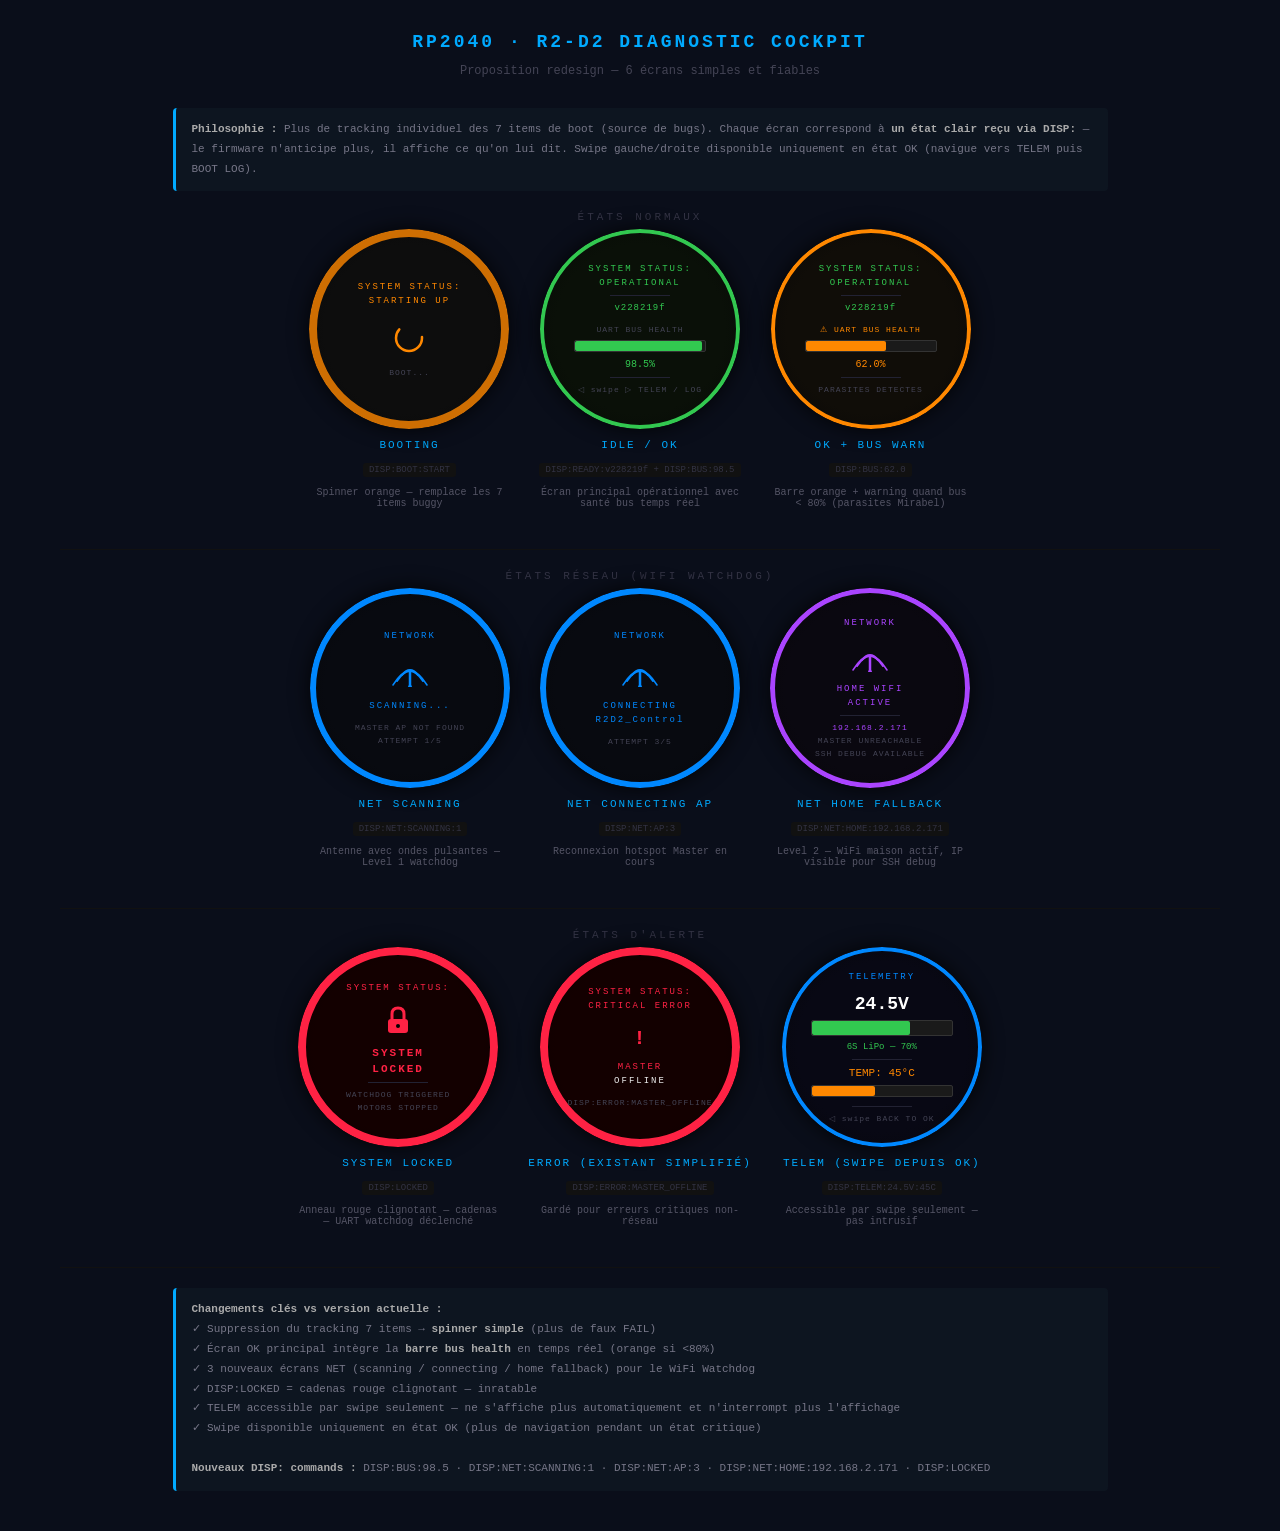
<file: docs/rp2040-mockup.html>
<!DOCTYPE html>
<html lang="fr">
<head>
<meta charset="UTF-8">
<title>RP2040 Screens — R2-D2 Mockup</title>
<style>
  body { background: #0a0e1a; color: #ccc; font-family: 'Courier New', monospace; margin: 0; padding: 20px; }
  h1 { color: #00aaff; text-align: center; letter-spacing: 3px; font-size: 18px; margin-bottom: 4px; }
  .subtitle { text-align: center; color: #445; font-size: 12px; margin-bottom: 30px; }
  .row { display: flex; flex-wrap: wrap; gap: 30px; justify-content: center; margin-bottom: 40px; }
  .screen-wrap { display: flex; flex-direction: column; align-items: center; gap: 10px; }
  .screen-label { color: #00aaff; font-size: 11px; letter-spacing: 2px; text-transform: uppercase; }
  .screen-sub { color: #556; font-size: 10px; text-align: center; max-width: 200px; }
  .screen-cmd { color: #334; font-size: 9px; font-family: monospace; background: #111; padding: 2px 6px; border-radius: 3px; margin-top: 2px; }

  /* Round 240x240 screen simulation */
  .lcd {
    width: 200px; height: 200px;
    border-radius: 50%;
    background: #000;
    position: relative;
    overflow: hidden;
    display: flex; align-items: center; justify-content: center;
    box-shadow: 0 0 20px rgba(0,0,0,0.8), inset 0 0 4px rgba(255,255,255,0.05);
  }
  .ring {
    position: absolute; inset: 0; border-radius: 50%;
    border-style: solid;
    pointer-events: none;
  }

  /* Screen content */
  .content { display: flex; flex-direction: column; align-items: center; justify-content: center; width: 100%; height: 100%; gap: 4px; z-index: 1; }
  .title-sm  { font-size: 9px; letter-spacing: 2px; }
  .title-md  { font-size: 11px; letter-spacing: 2px; font-weight: bold; }
  .title-lg  { font-size: 20px; letter-spacing: 1px; font-weight: bold; }
  .title-xl  { font-size: 28px; font-weight: bold; }
  .dim { color: #445; font-size: 8px; letter-spacing: 1px; }
  .bar-wrap { width: 130px; height: 10px; background: #1a1a1a; border-radius: 2px; border: 1px solid #333; overflow: hidden; margin: 2px 0; }
  .bar-fill { height: 100%; border-radius: 2px; }
  .icon { font-size: 24px; }
  .sep { width: 60px; height: 1px; background: #223; margin: 3px 0; }

  /* Flash animation */
  @keyframes flash { 0%,100%{opacity:1} 50%{opacity:0.2} }
  @keyframes pulse { 0%,100%{transform:scale(1)} 50%{transform:scale(1.05)} }
  @keyframes spin { from{transform:rotate(0deg)} to{transform:rotate(360deg)} }
  @keyframes blink { 0%,100%{opacity:1} 40%,60%{opacity:0} }

  .flash { animation: flash 0.8s ease-in-out infinite; }
  .pulse-ring { animation: pulse 2s ease-in-out infinite; }

  /* Antenna icon */
  .antenna { position: relative; width: 30px; height: 30px; }
  .antenna-base { width: 2px; height: 14px; background: currentColor; margin: 0 auto; }
  .antenna-waves span {
    position: absolute; border-radius: 50%;
    border: 1.5px solid currentColor;
    animation: blink 1.2s ease-in-out infinite;
  }
  .antenna-waves span:nth-child(1) { width: 10px; height: 6px; top: 2px; left: 10px; animation-delay: 0s; }
  .antenna-waves span:nth-child(2) { width: 18px; height: 10px; top: 0px; left: 6px; animation-delay: 0.2s; }
  .antenna-waves span:nth-child(3) { width: 26px; height: 14px; top: -2px; left: 2px; animation-delay: 0.4s; }

  /* Lock icon */
  .lock { width: 22px; height: 20px; position: relative; }
  .lock-body { width: 22px; height: 14px; background: currentColor; border-radius: 3px; position: absolute; bottom: 0; }
  .lock-arch { width: 14px; height: 10px; border: 3px solid currentColor; border-bottom: none; border-radius: 7px 7px 0 0; position: absolute; top: 0; left: 4px; }

  .change-btn {
    background: #00aaff22; border: 1px solid #00aaff44; color: #00aaff;
    padding: 6px 16px; border-radius: 4px; cursor: pointer; font-size: 10px;
    letter-spacing: 2px; margin-top: 6px; font-family: monospace;
  }
  .change-btn:hover { background: #00aaff33; }

  .section-title { color: #334; text-align: center; font-size: 11px; letter-spacing: 3px; text-transform: uppercase; margin: 10px 0 6px; }
  hr { border: none; border-top: 1px solid #111; margin: 20px 40px; }
  .note { background: #0d1520; border-left: 3px solid #00aaff; padding: 12px 16px; border-radius: 4px; font-size: 11px; color: #778; max-width: 900px; margin: 0 auto 20px; line-height: 1.8; }
  .note strong { color: #aaa; }
</style>
</head>
<body>

<h1>RP2040 · R2-D2 DIAGNOSTIC COCKPIT</h1>
<p class="subtitle">Proposition redesign — 6 écrans simples et fiables</p>

<div class="note">
  <strong>Philosophie :</strong> Plus de tracking individuel des 7 items de boot (source de bugs).
  Chaque écran correspond à <strong>un état clair reçu via DISP:</strong> — le firmware n'anticipe plus, il affiche ce qu'on lui dit.
  Swipe gauche/droite disponible uniquement en état OK (navigue vers TELEM puis BOOT LOG).
</div>

<!-- ROW 1: Normal states -->
<p class="section-title">États normaux</p>
<div class="row">

  <!-- BOOTING -->
  <div class="screen-wrap">
    <div class="lcd" style="background:radial-gradient(circle, #0d0d0d 60%, #050505)">
      <div class="ring" style="border: 8px solid #ff8800; opacity:0.8;"></div>
      <div class="content">
        <div class="title-sm" style="color:#ff8800">SYSTEM STATUS:</div>
        <div class="title-sm" style="color:#ff8800">STARTING UP</div>
        <div style="height:8px"></div>
        <svg width="32" height="32" viewBox="0 0 32 32" style="animation:spin 2s linear infinite; color:#ff8800">
          <circle cx="16" cy="16" r="13" fill="none" stroke="#ff8800" stroke-width="2.5" stroke-dasharray="50 30" stroke-linecap="round"/>
        </svg>
        <div style="height:6px"></div>
        <div class="dim">BOOT...</div>
      </div>
    </div>
    <div class="screen-label">BOOTING</div>
    <div class="screen-cmd">DISP:BOOT:START</div>
    <div class="screen-sub">Spinner orange — remplace les 7 items buggy</div>
  </div>

  <!-- OK / IDLE -->
  <div class="screen-wrap">
    <div class="lcd" style="background:radial-gradient(circle, #0a1008 60%, #050805)">
      <div class="ring" style="border: 4px solid #32c850;"></div>
      <div class="content">
        <div class="title-sm" style="color:#32c850">SYSTEM STATUS:</div>
        <div class="title-sm" style="color:#32c850">OPERATIONAL</div>
        <div class="sep"></div>
        <div style="font-size:9px; color:#32c850; letter-spacing:1px;">v228219f</div>
        <div style="height:4px"></div>
        <div style="font-size:8px; color:#445; letter-spacing:1px;">UART BUS HEALTH</div>
        <div class="bar-wrap">
          <div class="bar-fill" style="width:98%; background:#32c850;"></div>
        </div>
        <div style="font-size:10px; color:#32c850; margin-top:1px;">98.5%</div>
        <div class="sep"></div>
        <div class="dim">◁ swipe ▷  TELEM / LOG</div>
      </div>
    </div>
    <div class="screen-label">IDLE / OK</div>
    <div class="screen-cmd">DISP:READY:v228219f  +  DISP:BUS:98.5</div>
    <div class="screen-sub">Écran principal opérationnel avec santé bus temps réel</div>
  </div>

  <!-- OK - BUS WARN -->
  <div class="screen-wrap">
    <div class="lcd" style="background:radial-gradient(circle, #100d08 60%, #060505)">
      <div class="ring" style="border: 4px solid #ff8800;"></div>
      <div class="content">
        <div class="title-sm" style="color:#32c850">SYSTEM STATUS:</div>
        <div class="title-sm" style="color:#32c850">OPERATIONAL</div>
        <div class="sep"></div>
        <div style="font-size:9px; color:#32c850; letter-spacing:1px;">v228219f</div>
        <div style="height:4px"></div>
        <div style="font-size:8px; color:#ff8800; letter-spacing:1px;">⚠ UART BUS HEALTH</div>
        <div class="bar-wrap">
          <div class="bar-fill" style="width:62%; background:#ff8800;"></div>
        </div>
        <div style="font-size:10px; color:#ff8800; margin-top:1px;">62.0%</div>
        <div class="sep"></div>
        <div class="dim">PARASITES DETECTES</div>
      </div>
    </div>
    <div class="screen-label">OK + BUS WARN</div>
    <div class="screen-cmd">DISP:BUS:62.0</div>
    <div class="screen-sub">Barre orange + warning quand bus &lt; 80% (parasites Mirabel)</div>
  </div>

</div>

<hr>

<!-- ROW 2: Network states -->
<p class="section-title">États réseau (WiFi Watchdog)</p>
<div class="row">

  <!-- NET SCANNING -->
  <div class="screen-wrap">
    <div class="lcd" style="background:radial-gradient(circle, #080a10 60%, #050507)">
      <div class="ring" style="border: 6px solid #0088ff; animation:pulse 1.5s ease-in-out infinite;"></div>
      <div class="content">
        <div class="title-sm" style="color:#0088ff">NETWORK</div>
        <div style="height:6px"></div>
        <!-- Antenna SVG -->
        <svg width="36" height="32" viewBox="0 0 36 32" style="color:#0088ff;">
          <line x1="18" y1="32" x2="18" y2="16" stroke="#0088ff" stroke-width="2.5" stroke-linecap="round"/>
          <path d="M10 20 Q18 10 26 20" fill="none" stroke="#0088ff" stroke-width="2" stroke-linecap="round" style="animation:blink 1s 0.1s infinite ease-in-out; opacity:1"/>
          <path d="M5 26 Q18 6 31 26"  fill="none" stroke="#0088ff" stroke-width="2" stroke-linecap="round" style="animation:blink 1s 0.3s infinite ease-in-out;"/>
          <path d="M1 30 Q18 2 35 30"  fill="none" stroke="#0088ff" stroke-width="1.5" stroke-linecap="round" style="animation:blink 1s 0.5s infinite ease-in-out;"/>
          <circle cx="18" cy="32" r="2" fill="#0088ff"/>
        </svg>
        <div style="height:6px"></div>
        <div class="title-sm" style="color:#0088ff">SCANNING...</div>
        <div style="height:4px"></div>
        <div class="dim">MASTER AP NOT FOUND</div>
        <div class="dim">ATTEMPT 1/5</div>
      </div>
    </div>
    <div class="screen-label">NET SCANNING</div>
    <div class="screen-cmd">DISP:NET:SCANNING:1</div>
    <div class="screen-sub">Antenne avec ondes pulsantes — Level 1 watchdog</div>
  </div>

  <!-- NET CONNECTING AP -->
  <div class="screen-wrap">
    <div class="lcd" style="background:radial-gradient(circle, #080a10 60%, #050507)">
      <div class="ring" style="border: 6px solid #0088ff;"></div>
      <div class="content">
        <div class="title-sm" style="color:#0088ff">NETWORK</div>
        <div style="height:6px"></div>
        <svg width="36" height="32" viewBox="0 0 36 32">
          <line x1="18" y1="32" x2="18" y2="16" stroke="#0088ff" stroke-width="2.5" stroke-linecap="round"/>
          <path d="M10 20 Q18 10 26 20" fill="none" stroke="#0088ff" stroke-width="2" stroke-linecap="round"/>
          <path d="M5 26 Q18 6 31 26"  fill="none" stroke="#0088ff" stroke-width="2" stroke-linecap="round"/>
          <path d="M1 30 Q18 2 35 30"  fill="none" stroke="#0088ff" stroke-width="1.5" stroke-linecap="round"/>
          <circle cx="18" cy="32" r="2" fill="#0088ff"/>
        </svg>
        <div style="height:6px"></div>
        <div class="title-sm" style="color:#0088ff">CONNECTING</div>
        <div class="title-sm" style="color:#0088ff">R2D2_Control</div>
        <div style="height:4px"></div>
        <div class="dim">ATTEMPT 3/5</div>
      </div>
    </div>
    <div class="screen-label">NET CONNECTING AP</div>
    <div class="screen-cmd">DISP:NET:AP:3</div>
    <div class="screen-sub">Reconnexion hotspot Master en cours</div>
  </div>

  <!-- NET HOME FALLBACK -->
  <div class="screen-wrap">
    <div class="lcd" style="background:radial-gradient(circle, #0a0810 60%, #070507)">
      <div class="ring" style="border: 5px solid #aa44ff;"></div>
      <div class="content">
        <div class="title-sm" style="color:#aa44ff">NETWORK</div>
        <div style="height:4px"></div>
        <svg width="36" height="32" viewBox="0 0 36 32">
          <line x1="18" y1="32" x2="18" y2="16" stroke="#aa44ff" stroke-width="2.5" stroke-linecap="round"/>
          <path d="M10 20 Q18 10 26 20" fill="none" stroke="#aa44ff" stroke-width="2" stroke-linecap="round"/>
          <path d="M5 26 Q18 6 31 26"  fill="none" stroke="#aa44ff" stroke-width="2" stroke-linecap="round"/>
          <path d="M1 30 Q18 2 35 30"  fill="none" stroke="#aa44ff" stroke-width="1.5" stroke-linecap="round"/>
          <circle cx="18" cy="32" r="2" fill="#aa44ff"/>
        </svg>
        <div style="height:4px"></div>
        <div class="title-sm" style="color:#aa44ff">HOME WIFI</div>
        <div class="title-sm" style="color:#aa44ff">ACTIVE</div>
        <div class="sep"></div>
        <div style="font-size:8px; color:#aa44ff; letter-spacing:1px;">192.168.2.171</div>
        <div class="dim">MASTER UNREACHABLE</div>
        <div class="dim">SSH DEBUG AVAILABLE</div>
      </div>
    </div>
    <div class="screen-label">NET HOME FALLBACK</div>
    <div class="screen-cmd">DISP:NET:HOME:192.168.2.171</div>
    <div class="screen-sub">Level 2 — WiFi maison actif, IP visible pour SSH debug</div>
  </div>

</div>

<hr>

<!-- ROW 3: Alert states -->
<p class="section-title">États d'alerte</p>
<div class="row">

  <!-- SYSTEM LOCKED -->
  <div class="screen-wrap">
    <div class="lcd" style="background:radial-gradient(circle, #130000 60%, #080000)">
      <div class="ring" style="border: 8px solid #ff2244; animation:flash 0.8s ease-in-out infinite;"></div>
      <div class="content" style="animation:flash 0.8s ease-in-out infinite;">
        <div class="title-sm" style="color:#ff2244">SYSTEM STATUS:</div>
        <div style="height:4px"></div>
        <!-- Lock icon SVG -->
        <svg width="30" height="30" viewBox="0 0 30 30">
          <rect x="5" y="14" width="20" height="14" rx="3" fill="#ff2244"/>
          <path d="M9 14 V9 Q9 3 15 3 Q21 3 21 9 V14" fill="none" stroke="#ff2244" stroke-width="3" stroke-linecap="round"/>
          <circle cx="15" cy="21" r="2" fill="#000"/>
        </svg>
        <div style="height:4px"></div>
        <div class="title-md" style="color:#ff2244">SYSTEM</div>
        <div class="title-md" style="color:#ff2244">LOCKED</div>
        <div class="sep"></div>
        <div class="dim">WATCHDOG TRIGGERED</div>
        <div class="dim">MOTORS STOPPED</div>
      </div>
    </div>
    <div class="screen-label">SYSTEM LOCKED</div>
    <div class="screen-cmd">DISP:LOCKED</div>
    <div class="screen-sub">Anneau rouge clignotant — cadenas — UART watchdog déclenché</div>
  </div>

  <!-- ERROR -->
  <div class="screen-wrap">
    <div class="lcd" style="background:radial-gradient(circle, #130000 60%, #080000)">
      <div class="ring" style="border: 8px solid #ff2244;"></div>
      <div class="content">
        <div class="title-sm" style="color:#ff2244">SYSTEM STATUS:</div>
        <div class="title-sm" style="color:#ff2244">CRITICAL ERROR</div>
        <div style="height:8px"></div>
        <div class="title-lg" style="color:#ff2244">!</div>
        <div style="height:4px"></div>
        <div class="title-sm" style="color:#ff2244">MASTER</div>
        <div class="title-sm" style="color:#eee">OFFLINE</div>
        <div style="height:4px"></div>
        <div class="dim">DISP:ERROR:MASTER_OFFLINE</div>
      </div>
    </div>
    <div class="screen-label">ERROR (existant simplifié)</div>
    <div class="screen-cmd">DISP:ERROR:MASTER_OFFLINE</div>
    <div class="screen-sub">Gardé pour erreurs critiques non-réseau</div>
  </div>

  <!-- TELEM (swipe) -->
  <div class="screen-wrap">
    <div class="lcd" style="background:radial-gradient(circle, #080814 60%, #050508)">
      <div class="ring" style="border: 4px solid #0088ff;"></div>
      <div class="content">
        <div class="title-sm" style="color:#0088ff">TELEMETRY</div>
        <div style="height:4px"></div>
        <div style="font-size:18px; color:#fff; font-weight:bold;">24.5V</div>
        <div class="bar-wrap" style="width:140px; height:14px;">
          <div class="bar-fill" style="width:70%; background:#32c850;"></div>
        </div>
        <div style="font-size:9px; color:#32c850;">6S LiPo — 70%</div>
        <div class="sep"></div>
        <div style="font-size:11px; color:#ff8800;">TEMP: 45°C</div>
        <div class="bar-wrap" style="width:140px;">
          <div class="bar-fill" style="width:45%; background:#ff8800;"></div>
        </div>
        <div class="sep"></div>
        <div class="dim">◁ swipe  BACK TO OK</div>
      </div>
    </div>
    <div class="screen-label">TELEM (swipe depuis OK)</div>
    <div class="screen-cmd">DISP:TELEM:24.5V:45C</div>
    <div class="screen-sub">Accessible par swipe seulement — pas intrusif</div>
  </div>

</div>

<hr>

<div class="note">
  <strong>Changements clés vs version actuelle :</strong><br>
  ✓ Suppression du tracking 7 items → <strong>spinner simple</strong> (plus de faux FAIL)<br>
  ✓ Écran OK principal intègre la <strong>barre bus health</strong> en temps réel (orange si &lt;80%)<br>
  ✓ 3 nouveaux écrans NET (scanning / connecting / home fallback) pour le WiFi Watchdog<br>
  ✓ DISP:LOCKED = cadenas rouge clignotant — inratable<br>
  ✓ TELEM accessible par swipe seulement — ne s'affiche plus automatiquement et n'interrompt plus l'affichage<br>
  ✓ Swipe disponible uniquement en état OK (plus de navigation pendant un état critique)<br><br>
  <strong>Nouveaux DISP: commands :</strong>
  DISP:BUS:98.5 · DISP:NET:SCANNING:1 · DISP:NET:AP:3 · DISP:NET:HOME:192.168.2.171 · DISP:LOCKED
</div>

</body>
</html>
</file>
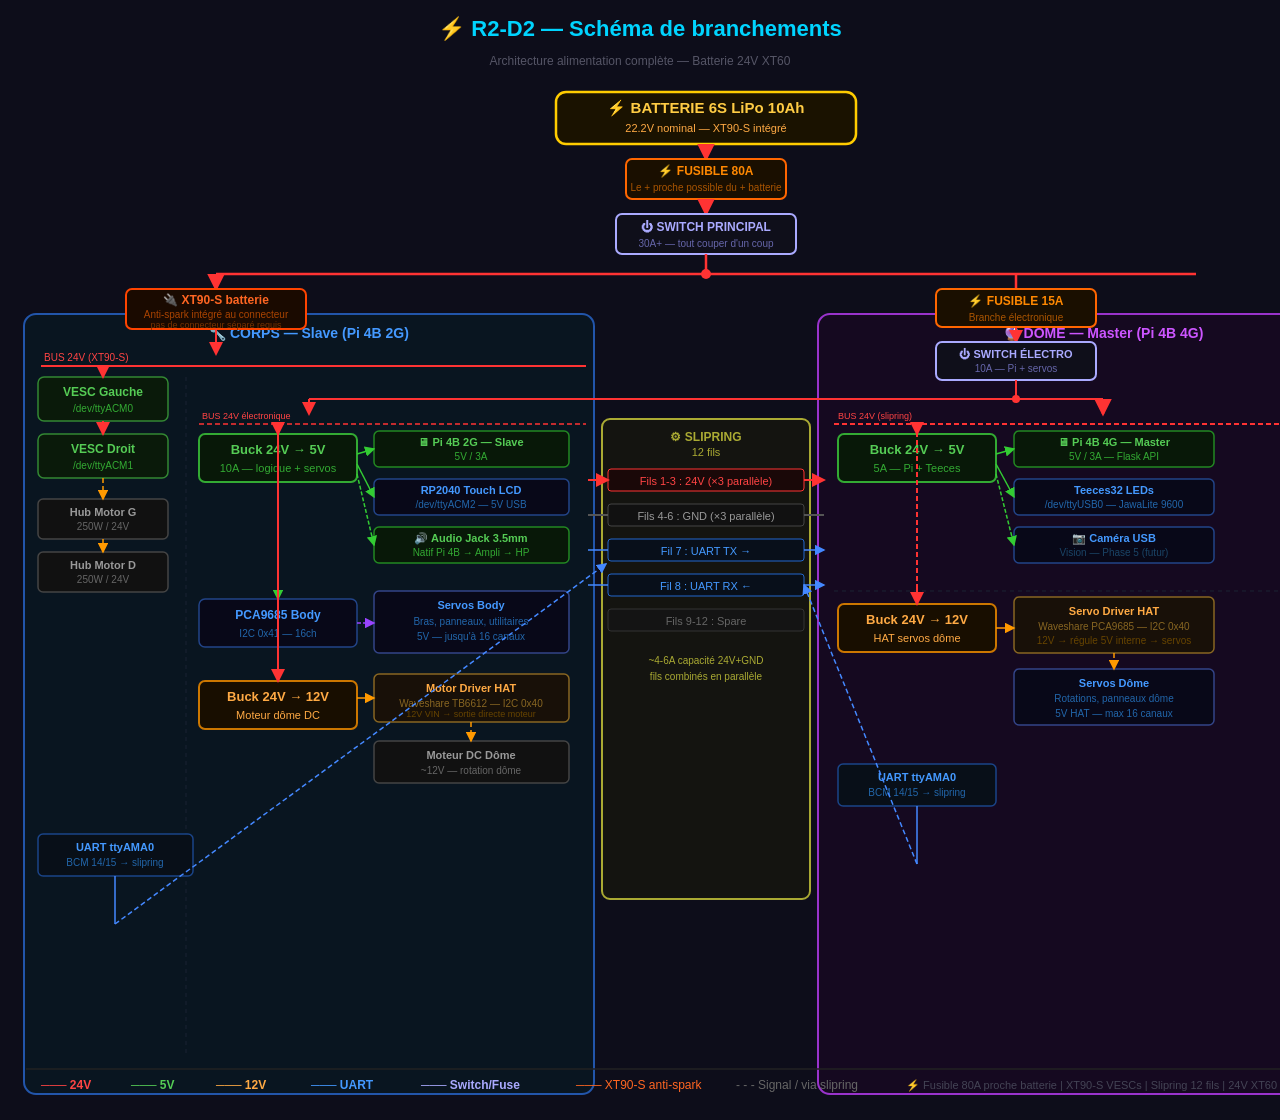
<file: docs/wiring_diagram.html>
<!DOCTYPE html>
<html lang="fr">
<head>
<meta charset="UTF-8">
<title>R2-D2 — Schéma de branchements</title>
<style>
  body { background:#0d0d1a; color:#ddd; font-family:'Segoe UI',Arial,sans-serif; margin:0; padding:16px; }
  h1   { text-align:center; color:#00d4ff; margin:0 0 4px; font-size:22px; }
  .sub { text-align:center; color:#556; font-size:12px; margin-bottom:16px; }
  svg  { display:block; margin:auto; }

  /* Boxes */
  .box-battery  { fill:#1a1200; stroke:#ffcc00; stroke-width:2.5; }
  .box-corps    { fill:#091520; stroke:#2255aa; stroke-width:2; }
  .box-dome     { fill:#150920; stroke:#9933cc; stroke-width:2; }
  .box-slip     { fill:#141410; stroke:#aaaa33; stroke-width:2; }
  .box-vesc     { fill:#0a1a0a; stroke:#338833; stroke-width:1.5; }
  .box-motor    { fill:#111;    stroke:#444;    stroke-width:1.5; }
  .box-buck5    { fill:#081808; stroke:#33aa33; stroke-width:2; }
  .box-buck12   { fill:#180e00; stroke:#cc7700; stroke-width:2; }
  .box-pi       { fill:#081808; stroke:#228822; stroke-width:1.5; }
  .box-device   { fill:#080818; stroke:#224488; stroke-width:1.5; }
  .box-hat      { fill:#181008; stroke:#886622; stroke-width:1.5; }
  .box-servo    { fill:#080818; stroke:#334488; stroke-width:1.5; }
  .box-uart     { fill:#080f18; stroke:#1a4488; stroke-width:1.5; }
  .box-fuse     { fill:#1a0f00; stroke:#ff6600; stroke-width:2; }
  .box-switch   { fill:#0f0f1a; stroke:#aaaaff; stroke-width:2; }
  .box-xt90     { fill:#1a0a00; stroke:#ff4400; stroke-width:2; }
  .box-wire-24  { fill:#1a0808; stroke:#ff3333; stroke-width:1; }
  .box-wire-gnd { fill:#111;    stroke:#444;    stroke-width:1; }
  .box-wire-uart{ fill:#080f1a; stroke:#2266cc; stroke-width:1; }
  .box-wire-sp  { fill:#141414; stroke:#333;    stroke-width:1; }

  /* Text colours */
  .t-yellow { fill:#ffcc44; }
  .t-orange { fill:#ffaa44; }
  .t-green  { fill:#55cc55; }
  .t-lgreen { fill:#33aa33; }
  .t-blue   { fill:#4499ff; }
  .t-lblue  { fill:#2266aa; }
  .t-purple { fill:#cc55ff; }
  .t-red    { fill:#ff4444; }
  .t-gray   { fill:#999; }
  .t-dgray  { fill:#666; }
  .t-yellow2{ fill:#aaaa33; }

  /* Wire colours */
  .w24  { stroke:#ff3333; }
  .w5   { stroke:#33cc33; }
  .w12  { stroke:#ff9900; }
  .wuart{ stroke:#4488ff; }
  .wi2c { stroke:#9944ff; }
  .wgnd { stroke:#555; }
  .wsig { stroke:#ff9900; stroke-dasharray:5,3; }
</style>
</head>
<body>
<h1>⚡ R2-D2 — Schéma de branchements</h1>
<p class="sub">Architecture alimentation complète — Batterie 24V XT60</p>

<svg width="1380" height="1020" viewBox="0 0 1380 1020" xmlns="http://www.w3.org/2000/svg">
<defs>
  <marker id="ar"  markerWidth="7" markerHeight="7" refX="6" refY="3.5" orient="auto"><polygon points="0,0 7,3.5 0,7" fill="#ff3333"/></marker>
  <marker id="ag"  markerWidth="7" markerHeight="7" refX="6" refY="3.5" orient="auto"><polygon points="0,0 7,3.5 0,7" fill="#33cc33"/></marker>
  <marker id="ao"  markerWidth="7" markerHeight="7" refX="6" refY="3.5" orient="auto"><polygon points="0,0 7,3.5 0,7" fill="#ff9900"/></marker>
  <marker id="ab"  markerWidth="7" markerHeight="7" refX="6" refY="3.5" orient="auto"><polygon points="0,0 7,3.5 0,7" fill="#4488ff"/></marker>
  <marker id="av"  markerWidth="7" markerHeight="7" refX="6" refY="3.5" orient="auto"><polygon points="0,0 7,3.5 0,7" fill="#9944ff"/></marker>
</defs>

<!-- ═══════════════════ FOND SECTIONS ═══════════════════ -->
<rect x="8"   y="230" width="570" height="780" rx="12" class="box-corps"/>
<rect x="586" y="335" width="208" height="480" rx="8"  class="box-slip"/>
<rect x="802" y="230" width="570" height="780" rx="12" class="box-dome"/>

<!-- Titres sections -->
<text x="293"  y="254" text-anchor="middle" font-size="14" font-weight="bold" class="t-blue">🔧 CORPS — Slave (Pi 4B 2G)</text>
<text x="690"  y="357" text-anchor="middle" font-size="12" font-weight="bold" class="t-yellow2">⚙ SLIPRING</text>
<text x="690"  y="372" text-anchor="middle" font-size="11" class="t-yellow2">12 fils</text>
<text x="1087" y="254" text-anchor="middle" font-size="14" font-weight="bold" class="t-purple">🔮 DÔME — Master (Pi 4B 4G)</text>

<!-- ═══════════════════ BATTERIE + SÉCURITÉ ═══════════════════ -->
<rect x="540" y="8" width="300" height="52" rx="10" class="box-battery"/>
<text x="690" y="29"  text-anchor="middle" font-size="15" font-weight="bold" class="t-yellow">⚡ BATTERIE 6S LiPo 10Ah</text>
<text x="690" y="48"  text-anchor="middle" font-size="11" class="t-orange">22.2V nominal — XT90-S intégré</text>

<!-- Ligne batterie → fusible principal -->
<line x1="690" y1="60" x2="690" y2="75" stroke="#ff3333" stroke-width="2.5" marker-end="url(#ar)"/>

<!-- Fusible principal 80A -->
<rect x="610" y="75" width="160" height="40" rx="6" class="box-fuse"/>
<text x="690" y="91"  text-anchor="middle" font-size="12" font-weight="bold" fill="#ff8800">⚡ FUSIBLE 80A</text>
<text x="690" y="107" text-anchor="middle" font-size="10" fill="#aa5500">Le + proche possible du + batterie</text>

<!-- Ligne fusible → switch principal -->
<line x1="690" y1="115" x2="690" y2="130" stroke="#ff3333" stroke-width="2.5" marker-end="url(#ar)"/>

<!-- Switch principal -->
<rect x="600" y="130" width="180" height="40" rx="6" class="box-switch"/>
<text x="690" y="147" text-anchor="middle" font-size="12" font-weight="bold" fill="#aaaaff">⏻ SWITCH PRINCIPAL</text>
<text x="690" y="163" text-anchor="middle" font-size="10" fill="#6666aa">30A+ — tout couper d'un coup</text>

<!-- Switch → jonction principale -->
<line x1="690" y1="170" x2="690" y2="190" stroke="#ff3333" stroke-width="2.5"/>

<!-- Jonction — ligne horizontale -->
<line x1="200" y1="190" x2="1180" y2="190" stroke="#ff3333" stroke-width="2.5"/>
<circle cx="690" cy="190" r="5" fill="#ff3333"/>

<!-- Branche gauche VESC (XT90-S) -->
<line x1="200" y1="190" x2="200" y2="205" stroke="#ff3333" stroke-width="2.5" marker-end="url(#ar)"/>
<rect x="110" y="205" width="180" height="40" rx="6" class="box-xt90"/>
<text x="200" y="220" text-anchor="middle" font-size="12" font-weight="bold" fill="#ff6622">🔌 XT90-S batterie</text>
<text x="200" y="234" text-anchor="middle" font-size="10" fill="#aa4400">Anti-spark intégré au connecteur</text>
<text x="200" y="244" text-anchor="middle" font-size="9" fill="#773300">pas de connecteur séparé requis</text>

<!-- Branche droite électronique (fusible 15A + switch) -->
<line x1="1000" y1="190" x2="1000" y2="205" stroke="#ff3333" stroke-width="2.5"/>
<!-- Fusible 15A -->
<rect x="920" y="205" width="160" height="38" rx="6" class="box-fuse"/>
<text x="1000" y="221" text-anchor="middle" font-size="12" font-weight="bold" fill="#ff8800">⚡ FUSIBLE 15A</text>
<text x="1000" y="237" text-anchor="middle" font-size="10" fill="#aa5500">Branche électronique</text>
<!-- Switch électronique -->
<line x1="1000" y1="243" x2="1000" y2="258" stroke="#ff3333" stroke-width="2" marker-end="url(#ar)"/>
<rect x="920" y="258" width="160" height="38" rx="6" class="box-switch"/>
<text x="1000" y="274" text-anchor="middle" font-size="11" font-weight="bold" fill="#aaaaff">⏻ SWITCH ÉLECTRO</text>
<text x="1000" y="288" text-anchor="middle" font-size="10" fill="#6666aa">10A — Pi + servos</text>

<!-- XT90-S → VESCs (ligne vers corps) -->
<line x1="200" y1="245" x2="200" y2="270" stroke="#ff3333" stroke-width="2" marker-end="url(#ar)"/>

<!-- Switch électro → jonction corps/dôme -->
<line x1="1000" y1="296" x2="1000" y2="315" stroke="#ff3333" stroke-width="2"/>
<line x1="293"  y1="315" x2="1087" y2="315" stroke="#ff3333" stroke-width="2"/>
<circle cx="1000" cy="315" r="4" fill="#ff3333"/>
<line x1="293"  y1="315" x2="293"  y2="330" stroke="#ff3333" stroke-width="2" marker-end="url(#ar)"/>
<line x1="1087" y1="315" x2="1087" y2="330" stroke="#ff3333" stroke-width="2.5" stroke-dasharray="7,3" marker-end="url(#ar)"/>

<!-- ═══════════════════ CORPS ═══════════════════ -->

<!-- Bus 24V Corps (vient du XT90-S) -->
<line x1="25" y1="282" x2="570" y2="282" stroke="#ff3333" stroke-width="2"/>
<text x="28" y="277" font-size="10" class="t-red">BUS 24V (XT90-S)</text>

<!-- VESC L -->
<rect x="22"  y="293" width="130" height="44" rx="6" class="box-vesc"/>
<text x="87"  y="312" text-anchor="middle" font-size="12" font-weight="bold" class="t-green">VESC Gauche</text>
<text x="87"  y="328" text-anchor="middle" font-size="10" class="t-lgreen">/dev/ttyACM0</text>
<line x1="87" y1="282" x2="87" y2="293" stroke="#ff3333" stroke-width="2" marker-end="url(#ar)"/>

<!-- VESC R -->
<rect x="22"  y="350" width="130" height="44" rx="6" class="box-vesc"/>
<text x="87"  y="369" text-anchor="middle" font-size="12" font-weight="bold" class="t-green">VESC Droit</text>
<text x="87"  y="385" text-anchor="middle" font-size="10" class="t-lgreen">/dev/ttyACM1</text>
<line x1="87" y1="337" x2="87" y2="350" stroke="#ff3333" stroke-width="2" marker-end="url(#ar)"/>

<!-- Hub Motors -->
<rect x="22"  y="415" width="130" height="40" rx="5" class="box-motor"/>
<text x="87"  y="432" text-anchor="middle" font-size="11" font-weight="bold" class="t-gray">Hub Motor G</text>
<text x="87"  y="446" text-anchor="middle" font-size="10" class="t-dgray">250W / 24V</text>
<line x1="87" y1="394" x2="87" y2="415" stroke="#ff9900" stroke-width="1.5" stroke-dasharray="5,3" marker-end="url(#ao)"/>

<rect x="22"  y="468" width="130" height="40" rx="5" class="box-motor"/>
<text x="87"  y="485" text-anchor="middle" font-size="11" font-weight="bold" class="t-gray">Hub Motor D</text>
<text x="87"  y="499" text-anchor="middle" font-size="10" class="t-dgray">250W / 24V</text>
<line x1="87" y1="455" x2="87" y2="468" stroke="#ff9900" stroke-width="1.5" stroke-dasharray="5,3" marker-end="url(#ao)"/>

<!-- Ligne séparatrice verticale -->
<line x1="170" y1="293" x2="170" y2="970" stroke="#1a2233" stroke-width="1" stroke-dasharray="4,4"/>

<!-- Bus 24V électronique (vient du switch électro) -->
<line x1="183" y1="340" x2="570" y2="340" stroke="#ff3333" stroke-width="1.5" stroke-dasharray="5,3"/>
<text x="186" y="335" font-size="9" class="t-red">BUS 24V électronique</text>

<!-- ── Buck 5V Corps ── -->
<rect x="183" y="350" width="158" height="48" rx="6" class="box-buck5"/>
<text x="262" y="370" text-anchor="middle" font-size="13" font-weight="bold" class="t-green">Buck 24V → 5V</text>
<text x="262" y="388" text-anchor="middle" font-size="11" class="t-lgreen">10A — logique + servos</text>
<line x1="262" y1="340" x2="262" y2="350" stroke="#ff3333" stroke-width="2" marker-end="url(#ar)"/>

<!-- Pi Slave -->
<rect x="358" y="347" width="195" height="36" rx="5" class="box-pi"/>
<text x="455" y="362" text-anchor="middle" font-size="11" font-weight="bold" class="t-green">🖥 Pi 4B 2G — Slave</text>
<text x="455" y="376" text-anchor="middle" font-size="10" class="t-lgreen">5V / 3A</text>
<line x1="341" y1="370" x2="358" y2="365" stroke="#33cc33" stroke-width="1.5" marker-end="url(#ag)"/>

<!-- RP2040 -->
<rect x="358" y="395" width="195" height="36" rx="5" class="box-device"/>
<text x="455" y="410" text-anchor="middle" font-size="11" font-weight="bold" class="t-blue">RP2040 Touch LCD</text>
<text x="455" y="424" text-anchor="middle" font-size="10" class="t-lblue">/dev/ttyACM2 — 5V USB</text>
<line x1="341" y1="380" x2="358" y2="413" stroke="#33cc33" stroke-width="1.5" marker-end="url(#ag)"/>

<!-- Audio -->
<rect x="358" y="443" width="195" height="36" rx="5" class="box-pi"/>
<text x="455" y="458" text-anchor="middle" font-size="11" font-weight="bold" class="t-green">🔊 Audio Jack 3.5mm</text>
<text x="455" y="472" text-anchor="middle" font-size="10" class="t-lgreen">Natif Pi 4B → Ampli → HP</text>
<line x1="341" y1="390" x2="358" y2="461" stroke="#33cc33" stroke-width="1.5" stroke-dasharray="4,2" marker-end="url(#ag)"/>

<!-- ── PCA9685 Body ── -->
<rect x="183" y="515" width="158" height="48" rx="6" class="box-device"/>
<text x="262" y="535" text-anchor="middle" font-size="12" font-weight="bold" class="t-blue">PCA9685 Body</text>
<text x="262" y="553" text-anchor="middle" font-size="10" class="t-lblue">I2C 0x41 — 16ch</text>
<line x1="262" y1="398" x2="262" y2="515" stroke="#33cc33" stroke-width="1.5" marker-end="url(#ag)"/>

<!-- Servos Body -->
<rect x="358" y="507" width="195" height="62" rx="5" class="box-servo"/>
<text x="455" y="525" text-anchor="middle" font-size="11" font-weight="bold" class="t-blue">Servos Body</text>
<text x="455" y="541" text-anchor="middle" font-size="10" class="t-lblue">Bras, panneaux, utilitaires</text>
<text x="455" y="556" text-anchor="middle" font-size="10" class="t-lblue">5V — jusqu'à 16 canaux</text>
<line x1="341" y1="539" x2="358" y2="539" stroke="#9944ff" stroke-width="1.5" stroke-dasharray="4,2" marker-end="url(#av)"/>

<!-- ── Buck 12V Corps ── -->
<rect x="183" y="597" width="158" height="48" rx="6" class="box-buck12"/>
<text x="262" y="617" text-anchor="middle" font-size="13" font-weight="bold" class="t-orange">Buck 24V → 12V</text>
<text x="262" y="635" text-anchor="middle" font-size="11" class="t-orange">Moteur dôme DC</text>
<line x1="262" y1="340" x2="262" y2="597" stroke="#ff3333" stroke-width="2"/>
<line x1="262" y1="563" x2="262" y2="597" stroke="#ff3333" stroke-width="2" marker-end="url(#ar)"/>

<!-- Motor Driver HAT -->
<rect x="358" y="590" width="195" height="48" rx="5" class="box-hat"/>
<text x="455" y="608" text-anchor="middle" font-size="11" font-weight="bold" class="t-orange">Motor Driver HAT</text>
<text x="455" y="623" text-anchor="middle" font-size="10" fill="#886622">Waveshare TB6612 — I2C 0x40</text>
<text x="455" y="633" text-anchor="middle" font-size="9" fill="#664400">12V VIN → sortie directe moteur</text>
<line x1="341" y1="614" x2="358" y2="614" stroke="#ff9900" stroke-width="1.5" marker-end="url(#ao)"/>

<!-- Moteur DC Dôme -->
<rect x="358" y="657" width="195" height="42" rx="5" class="box-motor"/>
<text x="455" y="675" text-anchor="middle" font-size="11" font-weight="bold" class="t-gray">Moteur DC Dôme</text>
<text x="455" y="690" text-anchor="middle" font-size="10" class="t-dgray">~12V — rotation dôme</text>
<line x1="455" y1="638" x2="455" y2="657" stroke="#ff9900" stroke-width="1.5" stroke-dasharray="5,3" marker-end="url(#ao)"/>

<!-- UART Corps -->
<rect x="22"  y="750" width="155" height="42" rx="5" class="box-uart"/>
<text x="99"  y="767" text-anchor="middle" font-size="11" font-weight="bold" class="t-blue">UART ttyAMA0</text>
<text x="99"  y="782" text-anchor="middle" font-size="10" class="t-lblue">BCM 14/15 → slipring</text>
<line x1="99" y1="792" x2="99" y2="840" stroke="#4488ff" stroke-width="1.5"/>
<line x1="99" y1="840" x2="590" y2="480" stroke="#4488ff" stroke-width="1.5" stroke-dasharray="5,3" marker-end="url(#ab)"/>

<!-- ═══════════════════ SLIPRING ═══════════════════ -->

<!-- Fils -->
<rect x="592" y="385" width="196" height="22" rx="3" class="box-wire-24"/>
<text x="690" y="401" text-anchor="middle" font-size="11" class="t-red">Fils 1-3 : 24V (×3 parallèle)</text>

<rect x="592" y="420" width="196" height="22" rx="3" class="box-wire-gnd"/>
<text x="690" y="436" text-anchor="middle" font-size="11" class="t-gray">Fils 4-6 : GND (×3 parallèle)</text>

<rect x="592" y="455" width="196" height="22" rx="3" class="box-wire-uart"/>
<text x="690" y="471" text-anchor="middle" font-size="11" class="t-blue">Fil 7 : UART TX  →</text>

<rect x="592" y="490" width="196" height="22" rx="3" class="box-wire-uart"/>
<text x="690" y="506" text-anchor="middle" font-size="11" class="t-blue">Fil 8 : UART RX  ←</text>

<rect x="592" y="525" width="196" height="22" rx="3" class="box-wire-sp"/>
<text x="690" y="541" text-anchor="middle" font-size="11" class="t-dgray">Fils 9-12 : Spare</text>

<text x="690" y="580" text-anchor="middle" font-size="10" class="t-yellow2">~4-6A capacité 24V+GND</text>
<text x="690" y="596" text-anchor="middle" font-size="10" class="t-yellow2">fils combinés en parallèle</text>

<!-- Flèches Corps → Slipring -->
<line x1="572" y1="396" x2="592" y2="396" stroke="#ff3333" stroke-width="2" marker-end="url(#ar)"/>
<line x1="572" y1="431" x2="592" y2="431" stroke="#555"    stroke-width="2"/>
<line x1="572" y1="466" x2="592" y2="466" stroke="#4488ff" stroke-width="1.5"/>
<line x1="572" y1="501" x2="592" y2="501" stroke="#4488ff" stroke-width="1.5"/>

<!-- Flèches Slipring → Dôme -->
<line x1="788" y1="396" x2="808" y2="396" stroke="#ff3333" stroke-width="2" marker-end="url(#ar)"/>
<line x1="788" y1="431" x2="808" y2="431" stroke="#555"    stroke-width="2"/>
<line x1="788" y1="466" x2="808" y2="466" stroke="#4488ff" stroke-width="1.5" marker-end="url(#ab)"/>
<line x1="788" y1="501" x2="808" y2="501" stroke="#4488ff" stroke-width="1.5" marker-end="url(#ab)"/>

<!-- ═══════════════════ DÔME ═══════════════════ -->

<!-- Bus 24V Dôme (vient du switch électro via slipring) -->
<line x1="818" y1="340" x2="1368" y2="340" stroke="#ff3333" stroke-width="2" stroke-dasharray="5,3"/>
<text x="822" y="335" font-size="9" class="t-red">BUS 24V (slipring)</text>

<!-- ── Buck 5V Dôme ── -->
<rect x="822" y="350" width="158" height="48" rx="6" class="box-buck5"/>
<text x="901" y="370" text-anchor="middle" font-size="13" font-weight="bold" class="t-green">Buck 24V → 5V</text>
<text x="901" y="388" text-anchor="middle" font-size="11" class="t-lgreen">5A — Pi + Teeces</text>
<line x1="901" y1="340" x2="901" y2="350" stroke="#ff3333" stroke-width="2" marker-end="url(#ar)"/>

<!-- Pi Master -->
<rect x="998" y="347" width="200" height="36" rx="5" class="box-pi"/>
<text x="1098" y="362" text-anchor="middle" font-size="11" font-weight="bold" class="t-green">🖥 Pi 4B 4G — Master</text>
<text x="1098" y="376" text-anchor="middle" font-size="10" class="t-lgreen">5V / 3A — Flask API</text>
<line x1="980" y1="370" x2="998" y2="365" stroke="#33cc33" stroke-width="1.5" marker-end="url(#ag)"/>

<!-- Teeces32 -->
<rect x="998" y="395" width="200" height="36" rx="5" class="box-device"/>
<text x="1098" y="410" text-anchor="middle" font-size="11" font-weight="bold" class="t-blue">Teeces32 LEDs</text>
<text x="1098" y="424" text-anchor="middle" font-size="10" class="t-lblue">/dev/ttyUSB0 — JawaLite 9600</text>
<line x1="980" y1="380" x2="998" y2="413" stroke="#33cc33" stroke-width="1.5" marker-end="url(#ag)"/>

<!-- Caméra USB -->
<rect x="998" y="443" width="200" height="36" rx="5" class="box-device"/>
<text x="1098" y="458" text-anchor="middle" font-size="11" font-weight="bold" class="t-blue">📷 Caméra USB</text>
<text x="1098" y="472" text-anchor="middle" font-size="10" fill="#1a4466">Vision — Phase 5 (futur)</text>
<line x1="980" y1="390" x2="998" y2="461" stroke="#33cc33" stroke-width="1.5" stroke-dasharray="4,2" marker-end="url(#ag)"/>

<!-- Séparateur -->
<line x1="818" y1="507" x2="1368" y2="507" stroke="#1a2233" stroke-width="1" stroke-dasharray="4,4"/>

<!-- ── Buck 12V Dôme ── -->
<rect x="822" y="520" width="158" height="48" rx="6" class="box-buck12"/>
<text x="901" y="540" text-anchor="middle" font-size="13" font-weight="bold" class="t-orange">Buck 24V → 12V</text>
<text x="901" y="558" text-anchor="middle" font-size="11" class="t-orange">HAT servos dôme</text>
<line x1="901" y1="340" x2="901" y2="520" stroke="#ff3333" stroke-width="2" stroke-dasharray="5,3"/>
<line x1="901" y1="500" x2="901" y2="520" stroke="#ff3333" stroke-width="2" marker-end="url(#ar)"/>
<!-- Servo Driver HAT PCA9685 -->
<rect x="998" y="513" width="200" height="56" rx="5" class="box-hat"/>
<text x="1098" y="531" text-anchor="middle" font-size="11" font-weight="bold" class="t-orange">Servo Driver HAT</text>
<text x="1098" y="546" text-anchor="middle" font-size="10" fill="#886622">Waveshare PCA9685 — I2C 0x40</text>
<text x="1098" y="560" text-anchor="middle" font-size="10" fill="#664400">12V → régule 5V interne → servos</text>
<line x1="980" y1="544" x2="998" y2="544" stroke="#ff9900" stroke-width="1.5" marker-end="url(#ao)"/>

<!-- Servos Dôme -->
<rect x="998" y="585" width="200" height="56" rx="5" class="box-servo"/>
<text x="1098" y="603" text-anchor="middle" font-size="11" font-weight="bold" class="t-blue">Servos Dôme</text>
<text x="1098" y="618" text-anchor="middle" font-size="10" class="t-lblue">Rotations, panneaux dôme</text>
<text x="1098" y="633" text-anchor="middle" font-size="10" class="t-lblue">5V HAT — max 16 canaux</text>
<line x1="1098" y1="569" x2="1098" y2="585" stroke="#ff9900" stroke-width="1.5" stroke-dasharray="5,3" marker-end="url(#ao)"/>

<!-- UART Dôme -->
<rect x="822" y="680" width="158" height="42" rx="5" class="box-uart"/>
<text x="901" y="697" text-anchor="middle" font-size="11" font-weight="bold" class="t-blue">UART ttyAMA0</text>
<text x="901" y="712" text-anchor="middle" font-size="10" class="t-lblue">BCM 14/15 → slipring</text>
<line x1="901" y1="722" x2="901" y2="780" stroke="#4488ff" stroke-width="1.5"/>
<line x1="901" y1="780" x2="788" y2="501" stroke="#4488ff" stroke-width="1.5" stroke-dasharray="5,3" marker-end="url(#ab)"/>

<!-- ═══════════════════ LÉGENDE ═══════════════════ -->
<line x1="10" y1="985" x2="1370" y2="985" stroke="#222" stroke-width="1.5"/>

<text x="25"  y="1005" font-size="12" font-weight="bold" class="t-red">─── 24V</text>
<text x="115" y="1005" font-size="12" font-weight="bold" class="t-green">─── 5V</text>
<text x="200" y="1005" font-size="12" font-weight="bold" class="t-orange">─── 12V</text>
<text x="295" y="1005" font-size="12" font-weight="bold" class="t-blue">─── UART</text>
<text x="405" y="1005" font-size="12" font-weight="bold" fill="#aaaaff">─── Switch/Fuse</text>
<text x="560" y="1005" font-size="12" fill="#ff6622">─── XT90-S anti-spark</text>
<text x="720" y="1005" font-size="12" class="t-dgray">- - -  Signal / via slipring</text>
<text x="890" y="1005" font-size="11" fill="#445">⚡ Fusible 80A proche batterie  |  XT90-S VESCs  |  Slipring 12 fils  |  24V XT60</text>
</svg>
</body>
</html>
</file>
